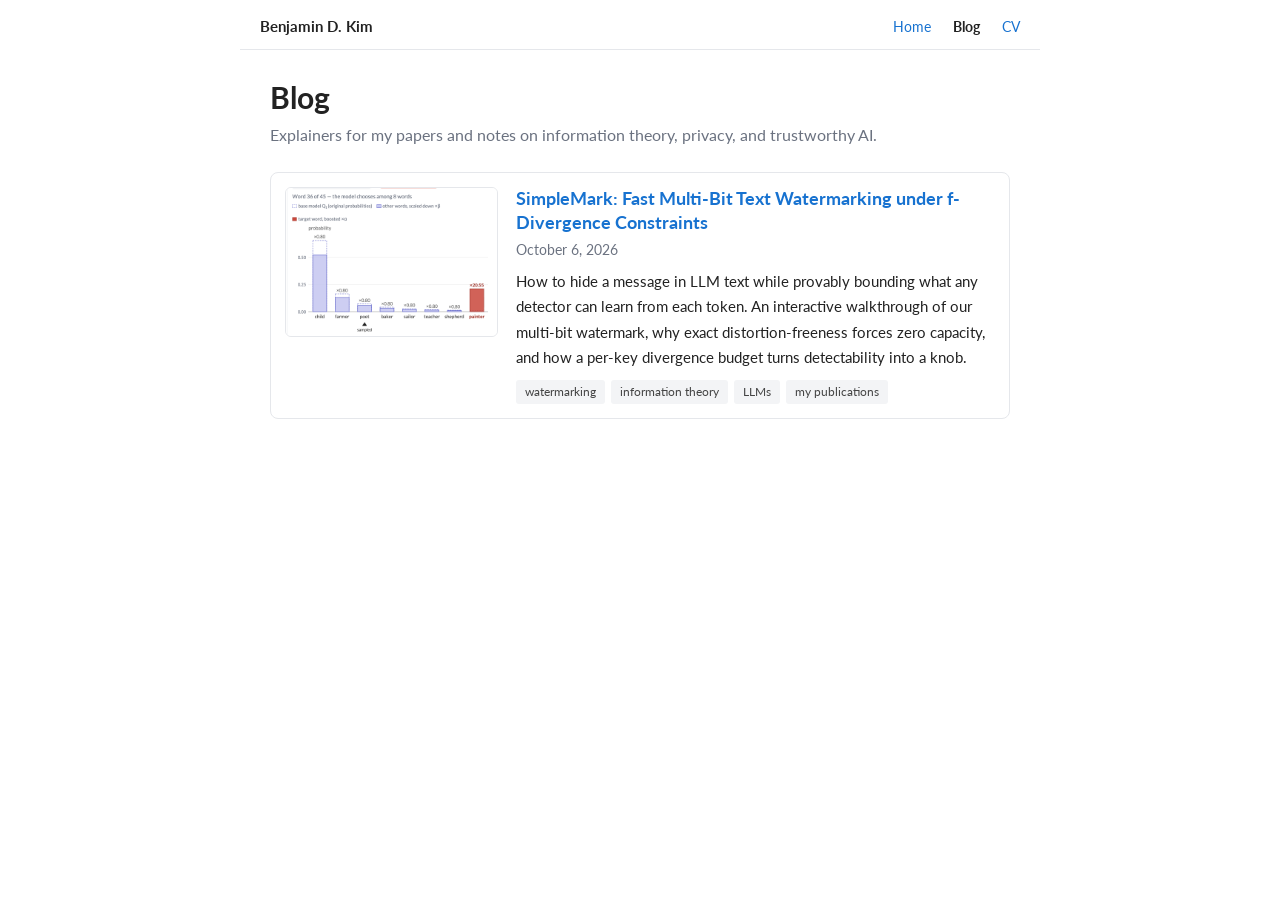
<file: blog/index.html>
<!DOCTYPE html>
<html lang="en">
<head>
  <meta charset="UTF-8">
  <meta name="viewport" content="width=device-width, initial-scale=1">
  <title>Blog | Benjamin D. Kim</title>
  <meta name="author" content="Benjamin D. Kim">
  <meta name="description" content="Research notes and paper explainers by Benjamin D. Kim.">
  <link rel="icon" href="data:image/svg+xml,%3Csvg xmlns='http://www.w3.org/2000/svg' viewBox='0 0 16 16'%3E%3Ctext y='13' font-size='13' font-family='sans-serif' font-weight='700'%3EB%3C/text%3E%3C/svg%3E">
  <link rel="preconnect" href="https://fonts.googleapis.com">
  <link rel="preconnect" href="https://fonts.gstatic.com" crossorigin>
  <link rel="stylesheet" href="https://fonts.googleapis.com/css2?family=Lato:ital,wght@0,400;0,700;1,400;1,700&display=swap">
  <link rel="stylesheet" href="blog.css">
</head>
<body>
  <nav class="site-nav">
    <a class="brand" href="../index.html">Benjamin D. Kim</a>
    <span class="links">
      <a href="../index.html">Home</a>
      <a class="active" href="index.html">Blog</a>
      <a href="../Ben_Kim_CV.pdf">CV</a>
    </span>
  </nav>

  <main class="wrap">
    <h1 class="page-title">Blog</h1>
    <p class="page-sub">Explainers for my papers and notes on information theory, privacy, and trustworthy AI.</p>

    <ul class="post-list">
      <li class="post-card">
        <a class="post-cover" href="2026/simplemark/index.html">
          <img src="assets/2026-10-06-simplemark/card.png" alt="SimpleMark: a next-word distribution tilted toward a key-selected target word">
        </a>
        <div class="post-info">
          <h2 class="post-title"><a href="2026/simplemark/index.html">SimpleMark: Fast Multi-Bit Text Watermarking under f-Divergence Constraints</a></h2>
          <p class="post-date">October 6, 2026</p>
          <p class="post-excerpt">How to hide a message in LLM text while provably bounding what any detector can learn from each token. An interactive walkthrough of our multi-bit watermark, why exact distortion-freeness forces zero capacity, and how a per-key divergence budget turns detectability into a knob.</p>
          <div class="post-tags">
            <span class="post-tag">watermarking</span>
            <span class="post-tag">information theory</span>
            <span class="post-tag">LLMs</span>
            <span class="post-tag">my publications</span>
          </div>
        </div>
      </li>
    </ul>
  </main>
</body>
</html>
</file>
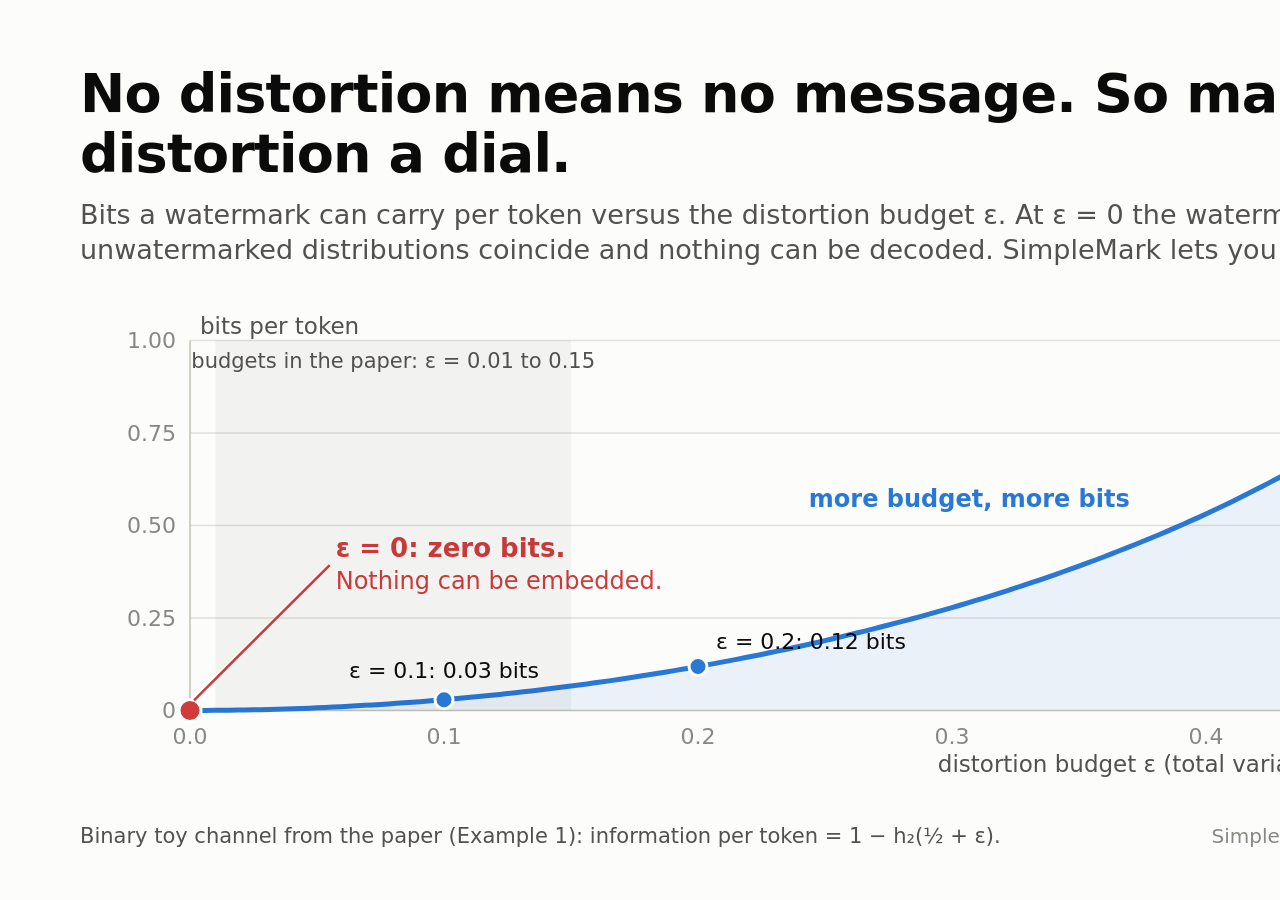
<file: blog/assets/2026-10-06-simplemark/tweet-capacity.html>
<!DOCTYPE html>
<html lang="en">
<head>
<meta charset="UTF-8">
<title>Capacity vs budget</title>
<style>
  :root { --surface: #fcfcfb; --ink: #0b0b0b; --ink-2: #52514e; --muted: #898781; --grid: #e1e0d9; --axis: #c3c2b7; --ours: #2a78d6; --red: #d03b3b; }
  * { box-sizing: border-box; }
  html, body { margin: 0; background: var(--surface); }
  body { font-family: system-ui, -apple-system, "Segoe UI", Helvetica, Arial, sans-serif; color: var(--ink); }
  .card { width: 1600px; height: 900px; padding: 64px 80px 52px; display: grid; grid-template-rows: auto 1fr auto; row-gap: 20px; }
  h1 { margin: 0; font-size: 54px; line-height: 1.12; font-weight: 700; letter-spacing: -0.015em; }
  .sub { margin: 12px 0 0; font-size: 27px; color: var(--ink-2); line-height: 1.3; }
  .chart svg { display: block; width: 100%; height: 100%; }
  .foot { display: flex; justify-content: space-between; align-items: baseline; font-size: 21px; color: var(--ink-2); }
  .foot .src { color: var(--muted); font-size: 20px; }
</style>
</head>
<body>
<div class="card">
  <div>
    <h1>No distortion means no message. So make distortion a dial.</h1>
    <p class="sub">Bits a watermark can carry per token versus the distortion budget ε. At ε = 0 the watermarked and unwatermarked distributions coincide and nothing can be decoded. SimpleMark lets you pick ε.</p>
  </div>
  <div class="chart"><svg id="c" viewBox="0 0 1440 470" role="img" aria-label="Curve of bits per token rising from zero at epsilon zero, quadratically at first, to one bit at epsilon 0.5"></svg></div>
  <div class="foot">
    <div>Binary toy channel from the paper (Example 1): information per token = 1 − h₂(½ + ε).</div>
    <div class="src">SimpleMark, arXiv:2610.05712</div>
  </div>
</div>
<script>
(function () {
  var css = getComputedStyle(document.documentElement), OURS = css.getPropertyValue('--ours').trim(), RED = css.getPropertyValue('--red').trim();
  var INK = css.getPropertyValue('--ink').trim(), INK2 = css.getPropertyValue('--ink-2').trim(), MUTED = css.getPropertyValue('--muted').trim(), GRID = css.getPropertyValue('--grid').trim(), AXIS = css.getPropertyValue('--axis').trim();
  var NS = 'http://www.w3.org/2000/svg', svg = document.getElementById('c');
  function el(t, a, txt) { var e = document.createElementNS(NS, t); for (var k in a) e.setAttribute(k, a[k]); if (txt != null) e.textContent = txt; svg.appendChild(e); return e; }
  var W = 1440, H = 470, pl = 110, pr = 60, pt = 30, pb = 70, iw = W - pl - pr, ih = H - pt - pb;
  function h2(p) { function f(a) { return a <= 0 ? 0 : -a * Math.log2(a); } return f(p) + f(1 - p); }
  function I(e) { return 1 - h2(0.5 + e); }
  function X(e) { return pl + (e / 0.5) * iw; }
  function Y(v) { return pt + ih - v * ih; }
  // grid + axes
  [0.25, 0.5, 0.75, 1].forEach(function (g) {
    el('line', { x1: pl, x2: W - pr, y1: Y(g), y2: Y(g), stroke: GRID, 'stroke-width': 1.5 });
    el('text', { x: pl - 14, y: Y(g) + 8, 'text-anchor': 'end', 'font-size': 22, fill: MUTED }, g.toFixed(2));
  });
  [0, 0.1, 0.2, 0.3, 0.4, 0.5].forEach(function (g) {
    el('text', { x: X(g), y: Y(0) + 34, 'text-anchor': 'middle', 'font-size': 22, fill: MUTED }, g.toFixed(1));
  });
  el('line', { x1: pl, x2: W - pr, y1: Y(0), y2: Y(0), stroke: AXIS, 'stroke-width': 1.5 });
  el('line', { x1: pl, x2: pl, y1: pt, y2: Y(0), stroke: AXIS, 'stroke-width': 1.5 });
  el('text', { x: pl - 14, y: Y(0) + 8, 'text-anchor': 'end', 'font-size': 22, fill: MUTED }, '0');
  el('text', { x: W - pr, y: Y(0) + 62, 'text-anchor': 'end', 'font-size': 23, fill: INK2 }, 'distortion budget ε (total variation per token)');
  el('text', { x: pl + 10, y: pt - 6, 'font-size': 23, fill: INK2 }, 'bits per token');
  // area + curve
  var d = '', n = 160;
  for (var i = 0; i <= n; i++) { var e = 0.5 * i / n; d += (i ? ' L' : 'M') + X(e).toFixed(1) + ' ' + Y(I(e)).toFixed(1); }
  el('path', { d: d + ' L' + X(0.5) + ' ' + Y(0) + ' L' + X(0) + ' ' + Y(0) + ' Z', fill: OURS, 'fill-opacity': 0.08 });
  el('path', { d: d, fill: 'none', stroke: OURS, 'stroke-width': 5, 'stroke-linecap': 'round' });
  // zero point
  el('circle', { cx: X(0), cy: Y(0), r: 11, fill: RED, stroke: '#fff', 'stroke-width': 3 });
  el('line', { x1: X(0) + 4, y1: Y(0) - 10, x2: X(0.055), y2: Y(0.42) + 10, stroke: RED, 'stroke-width': 2.5 });
  el('text', { x: X(0.055) + 6, y: Y(0.42) + 2, 'font-size': 26, 'font-weight': 700, fill: RED }, 'ε = 0: zero bits.');
  el('text', { x: X(0.055) + 6, y: Y(0.42) + 34, 'font-size': 24, fill: RED }, 'Nothing can be embedded.');
  // practical range bracket
  el('rect', { x: X(0.01), y: pt, width: X(0.15) - X(0.01), height: ih, fill: INK, 'fill-opacity': 0.04 });
  el('text', { x: (X(0.01) + X(0.15)) / 2, y: pt + 28, 'text-anchor': 'middle', 'font-size': 21, fill: INK2 }, 'budgets in the paper: ε = 0.01 to 0.15');
  // marked points
  [[0.1, 'ε = 0.1', 0, -22], [0.2, 'ε = 0.2', 18, -18]].forEach(function (p) {
    el('circle', { cx: X(p[0]), cy: Y(I(p[0])), r: 9, fill: OURS, stroke: '#fff', 'stroke-width': 3 });
    el('text', { x: X(p[0]) + p[2], y: Y(I(p[0])) + p[3], 'text-anchor': p[2] ? 'start' : 'middle', 'font-size': 22, fill: INK }, p[1] + ': ' + I(p[0]).toFixed(2) + ' bits');
  });
  // takeaway on the curve
  el('text', { x: X(0.37), y: Y(I(0.37)) - 40, 'text-anchor': 'end', 'font-size': 24, 'font-weight': 700, fill: OURS }, 'more budget, more bits');
})();
</script>
</body>
</html>
</file>
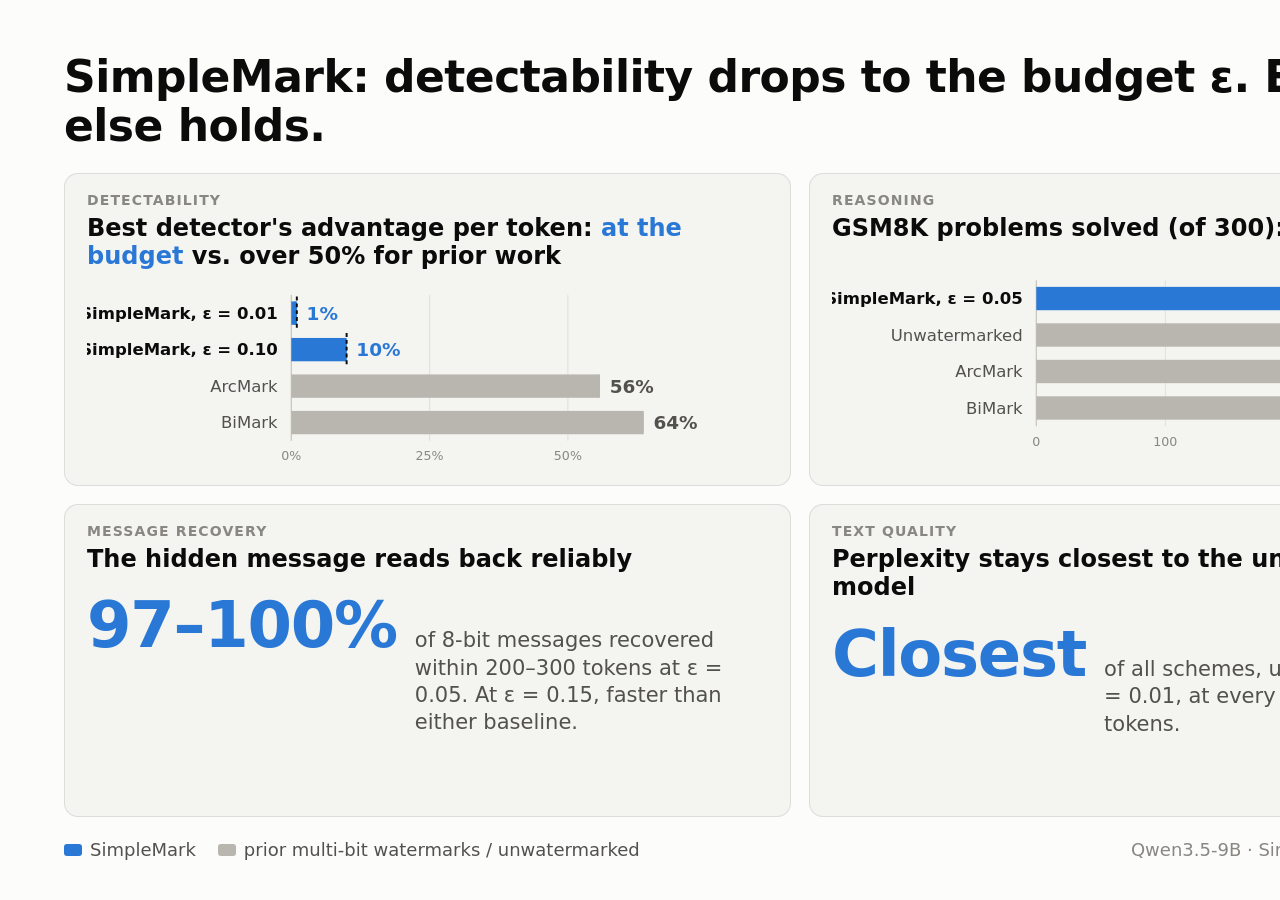
<file: blog/assets/2026-10-06-simplemark/tweet-results.html>
<!DOCTYPE html>
<html lang="en">
<head>
<meta charset="UTF-8">
<title>SimpleMark results</title>
<style>
  :root { --surface: #fcfcfb; --plane: #f4f4f1; --ink: #0b0b0b; --ink-2: #52514e; --muted: #898781; --grid: #e1e0d9; --axis: #c3c2b7; --ours: #2a78d6; --prior: #b8b6ae; --ring: rgba(11,11,11,0.10); }
  * { box-sizing: border-box; }
  html, body { margin: 0; background: var(--surface); }
  body { font-family: system-ui, -apple-system, "Segoe UI", Helvetica, Arial, sans-serif; color: var(--ink); }
  .card { width: 1600px; height: 900px; padding: 52px 64px 40px; display: grid; grid-template-rows: auto 1fr auto; row-gap: 22px; }
  h1 { margin: 0; font-size: 44px; line-height: 1.12; font-weight: 700; letter-spacing: -0.012em; }
  .grid { display: grid; grid-template-columns: 1fr 1fr; grid-template-rows: 1fr 1fr; gap: 18px; min-height: 0; }
  .panel { border: 1px solid var(--ring); border-radius: 14px; padding: 18px 22px 14px; background: var(--plane); display: grid; grid-template-rows: auto auto 1fr; row-gap: 6px; min-height: 0; }
  .panel .k { font-size: 14px; letter-spacing: 0.08em; text-transform: uppercase; color: var(--muted); font-weight: 700; }
  .panel .h { font-size: 24px; font-weight: 700; line-height: 1.2; }
  .panel .h span { color: var(--ours); }
  .panel svg { display: block; width: 100%; height: 100%; }
  .stat { display: flex; align-items: baseline; gap: 18px; margin-top: 14px; }
  .stat .v { font-size: 64px; font-weight: 700; line-height: 1; color: var(--ours); letter-spacing: -0.02em; white-space: nowrap; }
  .stat .l { font-size: 21px; color: var(--ink-2); line-height: 1.3; max-width: 420px; }
  .foot { display: flex; justify-content: space-between; font-size: 18px; color: var(--muted); }
  .legend span { display: inline-flex; align-items: center; gap: 8px; margin-right: 22px; color: var(--ink-2); }
  .sw { display: inline-block; width: 18px; height: 12px; border-radius: 3px; }
</style>
</head>
<body>
<div class="card">
  <h1>SimpleMark: detectability drops to the budget ε. Everything else holds.</h1>
  <div class="grid">
    <div class="panel">
      <div class="k">Detectability</div>
      <div class="h">Best detector's advantage per token: <span>at the budget</span> vs. over 50% for prior work</div>
      <svg id="c1" viewBox="0 0 700 190" role="img" aria-label="SimpleMark 1% and 10%; ArcMark 56%; BiMark 64%"></svg>
    </div>
    <div class="panel">
      <div class="k">Reasoning</div>
      <div class="h">GSM8K problems solved (of 300): <span>no degradation</span></div>
      <svg id="c2" viewBox="0 0 700 190" role="img" aria-label="SimpleMark 278, unwatermarked 272, ArcMark 272, BiMark 270"></svg>
    </div>
    <div class="panel">
      <div class="k">Message recovery</div>
      <div class="h">The hidden message reads back reliably</div>
      <div class="stat"><div class="v">97–100%</div><div class="l">of 8-bit messages recovered within 200–300 tokens at ε = 0.05. At ε = 0.15, faster than either baseline.</div></div>
    </div>
    <div class="panel">
      <div class="k">Text quality</div>
      <div class="h">Perplexity stays closest to the unwatermarked model</div>
      <div class="stat"><div class="v">Closest</div><div class="l">of all schemes, under a KL budget of ε = 0.01, at every length from 50 to 300 tokens.</div></div>
    </div>
  </div>
  <div class="foot">
    <div class="legend"><span><i class="sw" style="background:var(--ours)"></i>SimpleMark</span><span><i class="sw" style="background:var(--prior)"></i>prior multi-bit watermarks / unwatermarked</span></div>
    <div>Qwen3.5-9B · SimpleMark, arXiv:2610.05712</div>
  </div>
</div>
<script>
(function () {
  var css = getComputedStyle(document.documentElement), OURS = css.getPropertyValue('--ours').trim(), PRIOR = css.getPropertyValue('--prior').trim();
  var INK = css.getPropertyValue('--ink').trim(), INK2 = css.getPropertyValue('--ink-2').trim(), MUTED = css.getPropertyValue('--muted').trim(), GRID = css.getPropertyValue('--grid').trim(), AXIS = css.getPropertyValue('--axis').trim();
  var NS = 'http://www.w3.org/2000/svg';
  function bars(id, rows, xmax, fmt, ticks) {
    var svg = document.getElementById(id);
    function el(t, a, txt) { var e = document.createElementNS(NS, t); for (var k in a) e.setAttribute(k, a[k]); if (txt != null) e.textContent = txt; svg.appendChild(e); return e; }
    var W = 700, H = 190, pl = 210, pr = 92, pt = 14, pb = 26, iw = W - pl - pr, ih = H - pt - pb, pitch = ih / rows.length, bh = 24;
    function x(v) { return pl + v / xmax * iw; }
    ticks.forEach(function (g) {
      el('line', { x1: x(g), x2: x(g), y1: pt, y2: pt + ih, stroke: GRID, 'stroke-width': 1 });
      el('text', { x: x(g), y: pt + ih + 20, 'text-anchor': 'middle', 'font-size': 13, fill: MUTED }, fmt(g));
    });
    el('line', { x1: x(0), x2: x(0), y1: pt, y2: pt + ih, stroke: AXIS, 'stroke-width': 1 });
    rows.forEach(function (r, i) {
      var y = pt + i * pitch + (pitch - bh) / 2, w = Math.max(4, x(r.v) - x(0)), col = r.ours ? OURS : PRIOR;
      el('text', { x: pl - 14, y: y + bh / 2 + 6, 'text-anchor': 'end', 'font-size': 17, 'font-weight': r.ours ? 700 : 500, fill: r.ours ? INK : INK2 }, r.name);
      el('rect', { x: x(0), y: y, width: w, height: bh, fill: col });
      el('rect', { x: x(0) + w - 4, y: y, width: 4, height: bh, rx: 3, fill: col });
      el('text', { x: x(0) + w + 10, y: y + bh / 2 + 7, 'font-size': 19, 'font-weight': 700, fill: r.ours ? OURS : INK2 }, fmt(r.v));
      if (r.eps) el('line', { x1: x(r.eps), x2: x(r.eps), y1: y - 5, y2: y + bh + 5, stroke: INK, 'stroke-width': 2, 'stroke-dasharray': '4 3' });
    });
  }
  bars('c1', [
    { name: 'SimpleMark, ε = 0.01', v: 0.010, ours: true, eps: 0.01 },
    { name: 'SimpleMark, ε = 0.10', v: 0.100, ours: true, eps: 0.10 },
    { name: 'ArcMark', v: 0.558 },
    { name: 'BiMark', v: 0.637 }
  ], 0.7, function (v) { return Math.round(v * 100) + '%'; }, [0, 0.25, 0.5]);
  bars('c2', [
    { name: 'SimpleMark, ε = 0.05', v: 278, ours: true },
    { name: 'Unwatermarked', v: 272 },
    { name: 'ArcMark', v: 272 },
    { name: 'BiMark', v: 270 }
  ], 300, function (v) { return String(v); }, [0, 100, 200, 300]);
})();
</script>
</body>
</html>
</file>
<file: blog/blog.css>
/* ---------- Blog styles for bkim34.github.io ---------- */
:root {
  --text: #222;
  --muted: #6b7280;
  --faint: #9ca3af;
  --accent: #1772d0;
  --accent-hover: #f09228;
  --border: #e5e7eb;
  --bg: #ffffff;
  --panel: #fafafa;
  --tldr-bg: #f3f7fd;
  --tldr-border: #1772d0;
  --take-bg: #fff8ee;
  --take-border: #f09228;
  --code-bg: #f3f4f6;
  --lav: #c7c9f0;
  --lav-dark: #5b5fc7;
  --red: #c9463a;
  --red-light: #f6d9d5;
  --green: #2e8b57;
  --max: 780px;
}

* { box-sizing: border-box; }
html { -webkit-text-size-adjust: 100%; overflow-x: hidden; }
body {
  margin: 0;
  background: var(--bg);
  color: var(--text);
  font-family: 'Lato', Verdana, Helvetica, sans-serif;
  font-size: 16px;
  line-height: 1.65;
  overflow-x: hidden;
}
a { color: var(--accent); text-decoration: none; }
a:hover { color: var(--accent-hover); }
a:focus-visible, button:focus-visible, summary:focus-visible, input:focus-visible, select:focus-visible { outline: 2px solid var(--lav-dark); outline-offset: 2px; }

/* ---------- site nav (shared with the homepage) ---------- */
.site-nav {
  max-width: 800px;
  margin: 0 auto;
  padding: 14px 20px 10px;
  display: flex;
  align-items: baseline;
  justify-content: space-between;
  gap: 12px;
  flex-wrap: wrap;
  font-family: 'Lato', Verdana, Helvetica, sans-serif;
  font-size: 14px;
  border-bottom: 1px solid var(--border);
}
.site-nav .brand { color: var(--text); font-weight: 700; font-size: 15px; }
.site-nav .brand:hover { color: var(--accent-hover); }
.site-nav .links a { margin-left: 18px; }
.site-nav .links a.active { color: var(--text); font-weight: 700; }

/* ---------- page wrappers ---------- */
.wrap { max-width: var(--max); margin: 0 auto; padding: 0 20px 60px; }
.page-title { font-size: 1.9rem; font-weight: 700; margin: 28px 0 6px; line-height: 1.25; }
.page-sub { color: var(--muted); margin: 0 0 20px; }

/* ---------- blog index ---------- */
.post-list { list-style: none; margin: 24px 0 0; padding: 0; display: flex; flex-direction: column; gap: 18px; }
.post-card {
  display: grid;
  grid-template-columns: minmax(170px, 30%) minmax(0, 1fr);
  gap: 18px;
  padding: 14px;
  border: 1px solid var(--border);
  border-radius: 8px;
  transition: box-shadow .2s ease;
}
.post-card:hover { box-shadow: 0 6px 20px rgba(15, 23, 42, .08); }
.post-cover { display: block; width: 100%; height: 150px; border-radius: 6px; overflow: hidden; border: 1px solid var(--border); background: var(--panel); }
.post-cover img { width: 100%; height: 100%; object-fit: cover; object-position: center; display: block; }
.post-title { margin: 0 0 4px; font-size: 1.15rem; font-weight: 700; line-height: 1.3; }
.post-date { margin: 0 0 8px; color: var(--muted); font-size: .85rem; }
.post-excerpt { margin: 0 0 10px; font-size: .95rem; }
.post-tags { display: flex; flex-wrap: wrap; gap: 6px; }
.post-tag { display: inline-block; padding: 2px 9px; border-radius: 3px; font-size: .75rem; background: var(--code-bg); color: #444; }
@media (max-width: 560px) {
  .post-card { grid-template-columns: 1fr; gap: 12px; }
  .post-cover { height: 160px; }
}

/* ---------- paper hero ---------- */
.paper-hero { text-align: center; margin: 34px auto 18px; }
.paper-hero h1 { font-size: 1.95rem; line-height: 1.22; margin: 0 0 14px; font-weight: 700; }
.paper-hero .authors { margin: 0 0 6px; font-size: 1.02rem; }
.paper-hero .authors sup { font-size: .68em; color: var(--muted); margin-left: 1px; }
.paper-hero .affils { margin: 0 0 6px; color: var(--muted); font-size: .92rem; }
.paper-hero .venue { margin: 0 0 10px; color: var(--muted); font-size: .92rem; font-style: italic; }
.paper-hero .collab { margin: 0 0 14px; font-size: .95rem; color: #333; }
.paper-links { display: flex; justify-content: center; flex-wrap: wrap; gap: 8px; margin: 0; padding: 0; list-style: none; }
.paper-links a {
  display: inline-block; padding: 5px 13px; border: 1px solid var(--border); border-radius: 999px;
  font-size: .88rem; color: var(--text); background: #fff;
}
.paper-links a:hover { border-color: var(--accent-hover); color: var(--accent-hover); }
.post-meta { text-align: center; color: var(--muted); font-size: .88rem; margin: 10px 0 0; }

/* ---------- prose ---------- */
.post h2 { font-size: 1.5rem; font-weight: 700; margin: 46px 0 12px; line-height: 1.25; padding-top: 10px; border-top: 1px solid var(--border); }
.post h3 { font-size: 1.12rem; font-weight: 700; margin: 26px 0 8px; }
.post p, .post ul, .post ol { margin: 0 0 1.05rem; }
.post ul, .post ol { padding-left: 1.4rem; }
.post li { margin-bottom: .35rem; }
.post strong { font-weight: 700; }
.post code { font-family: ui-monospace, SFMono-Regular, Menlo, Consolas, monospace; font-size: .9em; background: var(--code-bg); padding: 1px 5px; border-radius: 3px; }
.post pre { background: var(--code-bg); border: 1px solid var(--border); border-radius: 6px; padding: 12px 14px; overflow-x: auto; font-size: .85rem; line-height: 1.5; }
.post pre code { background: none; padding: 0; font-size: inherit; }
.post hr { border: 0; border-top: 1px solid var(--border); margin: 36px 0; }
.small { font-size: .9rem; color: var(--muted); }

/* wide display equations scroll instead of widening the page */
.katex-display { overflow-x: auto; overflow-y: hidden; max-width: 100%; padding: 4px 0; -webkit-overflow-scrolling: touch; }
.katex { font-size: 1.05em; }

/* callouts */
.tldr, .takeaway, .note {
  border-left: 4px solid var(--tldr-border);
  background: var(--tldr-bg);
  border-radius: 0 8px 8px 0;
  padding: 14px 18px 4px;
  margin: 22px 0 26px;
}
.tldr .label, .takeaway .label { font-weight: 700; font-size: .8rem; letter-spacing: .06em; text-transform: uppercase; color: var(--accent); margin: 0 0 6px; }
.takeaway { border-left-color: var(--take-border); background: var(--take-bg); }
.takeaway .label { color: #b45309; }
.note { border-left-color: var(--faint); background: var(--panel); }
.tldr ol, .tldr ul { margin-bottom: .8rem; }


/* figures and tables */
figure.fig { margin: 26px 0 30px; }
figure.fig img { display: block; max-width: 100%; height: auto; margin: 0 auto; border-radius: 4px; }
figure.fig figcaption { font-size: .88rem; color: var(--muted); margin-top: 10px; line-height: 1.5; }
figure.fig figcaption b { color: var(--text); }
table.tbl { border-collapse: collapse; width: 100%; font-size: .86rem; margin: 10px 0 18px; }
table.tbl th, table.tbl td { padding: 6px 8px; border-bottom: 1px solid var(--border); text-align: left; vertical-align: top; }
table.tbl th { font-weight: 700; border-bottom: 2px solid #cbd5e1; }
table.tbl td.num, table.tbl th.num { text-align: right; font-variant-numeric: tabular-nums; }
table.tbl tr.group td { font-style: italic; color: var(--muted); padding-top: 10px; border-bottom: none; }
table.tbl tr.hl td { background: #f3f7fd; }
.tbl-scroll { overflow-x: auto; }

/* toc */
.toc { border: 1px solid var(--border); border-radius: 8px; padding: 12px 18px; margin: 26px 0; background: var(--panel); }
.toc .label { font-weight: 700; font-size: .8rem; letter-spacing: .06em; text-transform: uppercase; color: var(--muted); margin: 0 0 6px; }
.toc ol { margin: 0; padding-left: 1.3rem; columns: 2; column-gap: 24px; }
.toc li { margin: 2px 0; break-inside: avoid; }
@media (max-width: 560px) { .toc ol { columns: 1; } }

/* tabs */
.tabs { display: flex; flex-wrap: wrap; gap: 6px; margin: 14px 0 12px; }
.tabs button { font: inherit; font-size: .86rem; padding: 6px 12px; border: 1px solid var(--border); background: #fff; border-radius: 999px; cursor: pointer; color: var(--text); }
.tabs button:hover { border-color: var(--accent-hover); color: var(--accent-hover); }
.tabs button[aria-selected="true"] { background: var(--text); color: #fff; border-color: var(--text); }
.tab-panel[hidden] { display: none; }
.tab-panel figure.fig { margin-top: 8px; }

/* footnotes and references */
sup.fn { font-size: .72em; line-height: 0; }
.footnotes, .refs { font-size: .88rem; color: #444; }
.footnotes ol, .refs ol { padding-left: 1.4rem; }
.refs li { margin-bottom: .45rem; }
.footnotes li:target, .refs li:target { background: #fffbe6; }

/* bibtex */
.bibtex { position: relative; margin: 20px 0 30px; }
.bibtex .copy { position: absolute; top: 8px; right: 8px; font: inherit; font-size: .78rem; padding: 3px 9px; border: 1px solid var(--border); background: #fff; border-radius: 4px; cursor: pointer; }
.bibtex .copy:hover { border-color: var(--accent-hover); color: var(--accent-hover); }

/* ---------- looping overview animation ---------- */
.hero-fig { margin-top: 22px; margin-bottom: 6px; }
.hero-row { display: grid; grid-template-columns: repeat(3, minmax(0, 1fr)); gap: 12px; align-items: stretch; }
.hero-panel { min-width: 0; border: 1px solid var(--border); border-radius: 10px; padding: 10px 12px 8px; background: #fff; display: flex; flex-direction: column; }
.hero-panel h3 { margin: 0 0 4px; font-size: .74rem; letter-spacing: .05em; text-transform: uppercase; color: var(--muted); font-weight: 700; display: flex; align-items: center; gap: 7px; }
.hero-panel h3 .num { display: inline-block; width: 18px; height: 18px; border-radius: 50%; background: var(--lav-dark); color: #fff; text-align: center; line-height: 18px; font-size: .7rem; flex: 0 0 auto; }
.hero-panel svg { width: 100%; height: auto; display: block; margin: auto 0; }
.hero-card { border: 1px solid var(--border); border-radius: 8px; padding: 8px 12px; background: var(--panel); margin: 6px 0 10px; display: flex; align-items: baseline; gap: 10px; flex-wrap: wrap; }
.hero-card .word { font-size: 1.45rem; font-weight: 700; min-width: 3ch; }
.hero-card .badge { font-size: .78rem; color: var(--muted); }
.hero-card .badge.hit { color: var(--red); font-weight: 700; }
.hero-sentence { font-size: .95rem; line-height: 1.7; min-height: 10.5em; }
.hero-sentence .w { border-bottom: 2px solid #d8d9f3; padding: 0 2px; }
.hero-sentence .w.hit { background: var(--red-light); border-bottom-color: var(--red); }
.hero-sentence .pending { color: var(--faint); }
.hero-count { font-size: .76rem; color: var(--muted); margin-top: auto; padding-top: 6px; }
@media (max-width: 960px) {
  .hero-row { grid-template-columns: 1fr; }
  .hero-panel svg { max-width: 420px; margin: 0 auto; }
  .hero-sentence { min-height: 5.3em; }
}
@media (max-width: 500px) {
  .hero-sentence { min-height: 8.6em; }
}

/* ---------- interactive demo ---------- */
/* wide blocks (overview visual and demo) share one width and one left offset; specificity beats figure.fig's margin shorthand */
.post .breakout, figure.breakout { width: min(1120px, 100vw - 24px); margin-left: calc(50% - min(560px, 50vw - 12px)); margin-right: 0; }
.demo { border: 1px solid var(--border); border-radius: 12px; background: #fff; padding: 18px 18px 14px; margin-top: 26px; margin-bottom: 30px; box-shadow: 0 10px 30px rgba(15, 23, 42, .06); }
.demo-head h2 { border: 0; margin: 0 0 6px; padding: 0; font-size: 1.3rem; }
.demo-head p { margin: 0 0 12px; font-size: .95rem; color: #333; }
.demo-controls { display: flex; flex-wrap: wrap; gap: 12px 18px; align-items: flex-end; padding: 12px 14px; background: var(--panel); border: 1px solid var(--border); border-radius: 8px; margin-bottom: 14px; }
.demo-controls .ctrl { display: flex; flex-direction: column; gap: 4px; }
.demo-controls label, .demo-controls .ctrl-label { font-size: .76rem; font-weight: 700; letter-spacing: .04em; text-transform: uppercase; color: var(--muted); }
.demo-controls .sym { text-transform: none; font-style: italic; }
.demo-controls .ctrl.grow { flex: 1 1 180px; }
.demo-controls input[type="range"] { width: 100%; min-width: 150px; accent-color: var(--lav-dark); }
.demo-controls input[type="number"], .demo-controls select { font: inherit; font-size: .9rem; padding: 4px 6px; border: 1px solid var(--border); border-radius: 5px; background: #fff; width: 90px; }
.seg { display: inline-flex; border: 1px solid var(--border); border-radius: 6px; overflow: hidden; background: #fff; }
.msg-buttons { display: grid; grid-template-columns: repeat(8, 1fr); border: 1px solid var(--border); border-radius: 6px; overflow: hidden; background: #fff; }
.msg-buttons button:nth-child(8n) { border-right: 0; }
.msg-buttons button, .seg button { font: inherit; font-family: ui-monospace, SFMono-Regular, Menlo, Consolas, monospace; font-size: .85rem; padding: 5px 9px; border: 0; border-right: 1px solid var(--border); background: #fff; cursor: pointer; color: var(--text); }
.seg button:last-child { border-right: 0; }
.msg-buttons button[aria-pressed="true"], .seg button[aria-pressed="true"] { background: var(--lav-dark); color: #fff; }
.seg button { font-family: inherit; }
.demo-actions { display: flex; flex-wrap: wrap; gap: 8px; }
.demo-actions button { font: inherit; font-size: .9rem; padding: 7px 14px; border-radius: 6px; border: 1px solid var(--border); background: #fff; cursor: pointer; }
.demo-actions button.primary { background: var(--text); color: #fff; border-color: var(--text); }
.demo-actions button:hover { border-color: var(--accent-hover); color: var(--accent-hover); }
.demo-actions button.primary:hover { background: #000; color: #fff; }
.demo-actions button:disabled { opacity: .45; cursor: default; }

.demo-grid { display: grid; grid-template-columns: 1.15fr 1fr; gap: 14px; align-items: start; }
.demo-col { display: flex; flex-direction: column; gap: 14px; min-width: 0; }
.panel { border: 1px solid var(--border); border-radius: 8px; padding: 12px 14px; background: #fff; min-width: 0; }
.panel h3 { margin: 0 0 8px; font-size: .78rem; letter-spacing: .06em; text-transform: uppercase; color: var(--muted); font-weight: 700; }
.pipeline { display: flex; flex-wrap: wrap; gap: 6px; align-items: center; margin-bottom: 8px; font-size: .82rem; }
.chip { display: inline-flex; align-items: baseline; gap: 5px; padding: 3px 8px; border-radius: 5px; background: var(--code-bg); font-family: ui-monospace, SFMono-Regular, Menlo, Consolas, monospace; font-size: .8rem; white-space: nowrap; }
.chip .k { color: var(--muted); font-family: 'Lato', sans-serif; font-size: .75rem; }
.chip.target { background: var(--red-light); color: #7a2a22; font-weight: 700; }
.arrow { color: var(--faint); }
.svgwrap svg { width: 100%; height: auto; display: block; max-width: 560px; margin: 0 auto; }
.readouts { display: grid; grid-template-columns: repeat(3, 1fr); gap: 4px 14px; margin-top: 8px; font-size: .8rem; }
.readouts div { display: flex; justify-content: space-between; gap: 6px; border-bottom: 1px dotted var(--border); padding: 2px 0; }
.readouts .k { color: var(--muted); }
.readouts .v { font-family: ui-monospace, SFMono-Regular, Menlo, Consolas, monospace; font-variant-numeric: tabular-nums; }
.readouts .v.red { color: var(--red); font-weight: 700; }
.verdict { margin: 8px 0 4px; font-size: .92rem; min-height: 1.4em; }
.verdict .ok { color: var(--green); font-weight: 700; }
.verdict .bad { color: var(--red); font-weight: 700; }
.verdict .wait { color: var(--muted); }
.panel .opt { font-size: .82rem; color: #444; display: flex; align-items: center; gap: 6px; margin-top: 6px; }
.story { font-size: 1rem; line-height: 1.85; }
.story .pending { color: var(--faint); }
.story .w { padding: 1px 3px; border-radius: 3px; border-bottom: 2px solid #d8d9f3; }
.story .w.hit { background: var(--red-light); border-bottom-color: var(--red); }
.story .w.cur { outline: 2px solid var(--lav-dark); outline-offset: 1px; }
.story .legend { font-size: .8rem; color: var(--muted); margin-top: 6px; line-height: 1.5; }
.story .legend .sw { display: inline-block; width: 11px; height: 11px; border-radius: 2px; vertical-align: -1px; margin-right: 3px; border: 1px solid var(--border); }
.demo-caption { font-size: .86rem; color: var(--muted); margin: 12px 0 0; line-height: 1.5; }
.chart-legend { display: flex; flex-wrap: wrap; gap: 12px; font-size: .78rem; color: var(--muted); margin: 2px 0 4px; }
.chart-legend .sw { display: inline-block; width: 12px; height: 10px; vertical-align: -1px; margin-right: 4px; border: 1px solid #999; }

@media (max-width: 900px) {
  .readouts { grid-template-columns: repeat(2, 1fr); }
}
@media (max-width: 760px) {
  .demo-grid { grid-template-columns: 1fr; }
  .msg-buttons button { padding: 5px 7px; font-size: .8rem; }
  .demo { padding: 14px 12px 12px; }
  .paper-hero h1 { font-size: 1.55rem; }
  .post h2 { font-size: 1.32rem; }
  .wrap { padding: 0 16px 48px; }
}
@media (max-width: 400px) {
  .msg-buttons { grid-template-columns: repeat(4, 1fr); }
  .msg-buttons button:nth-child(4n) { border-right: 0; }
  .msg-buttons button:nth-child(-n+4) { border-bottom: 1px solid var(--border); }
}
</file>
